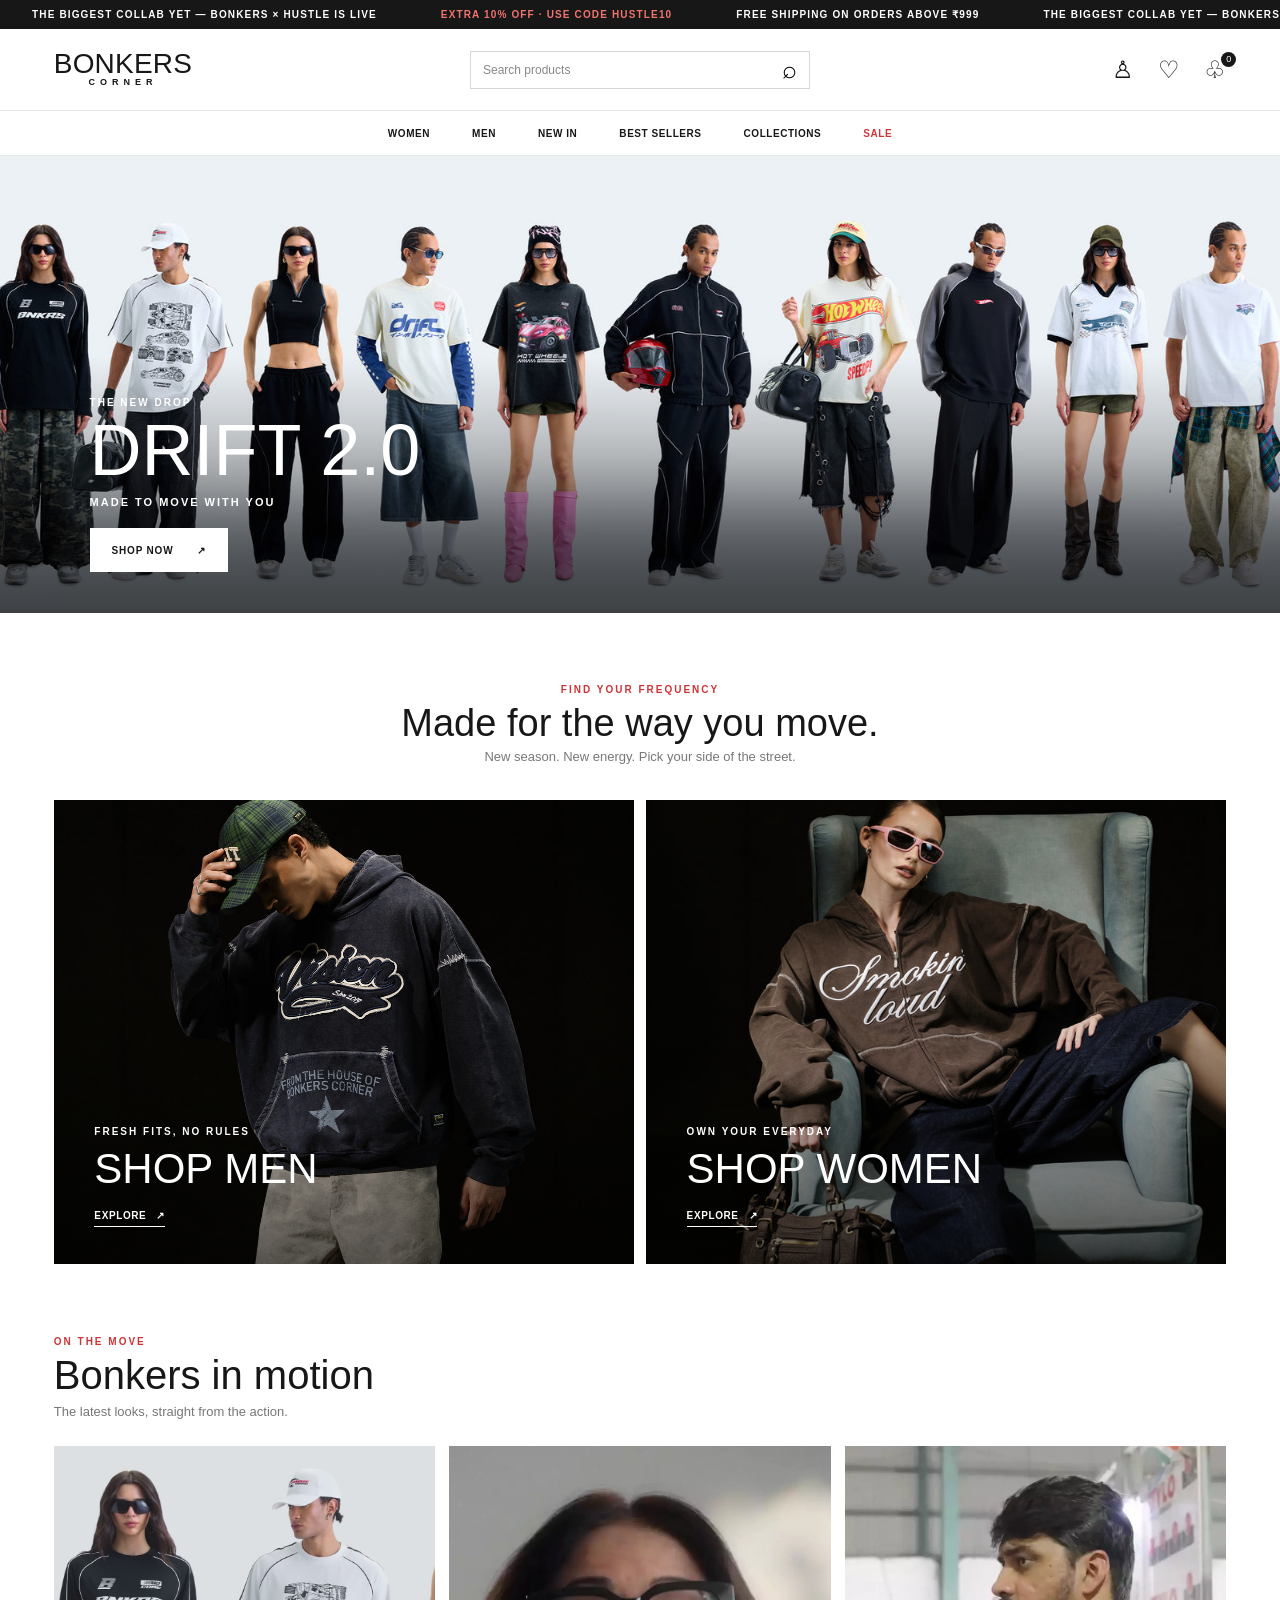
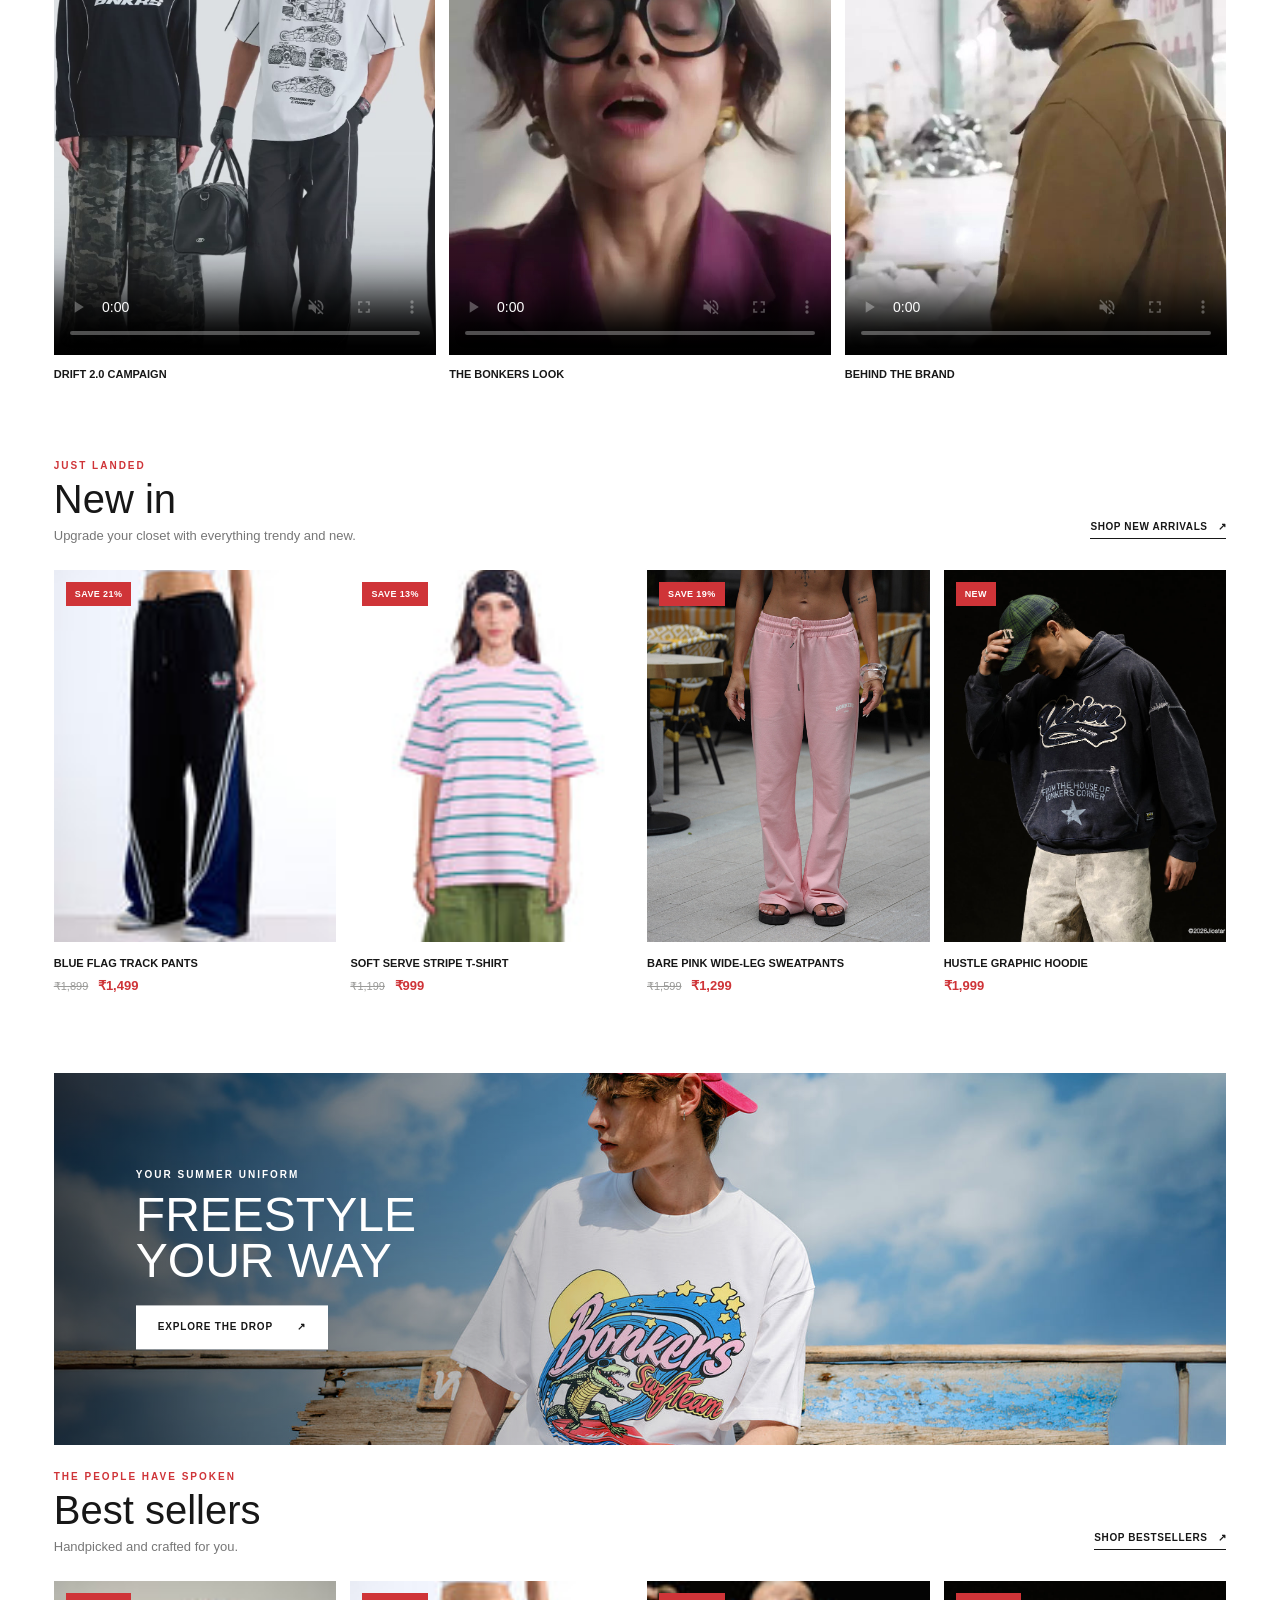
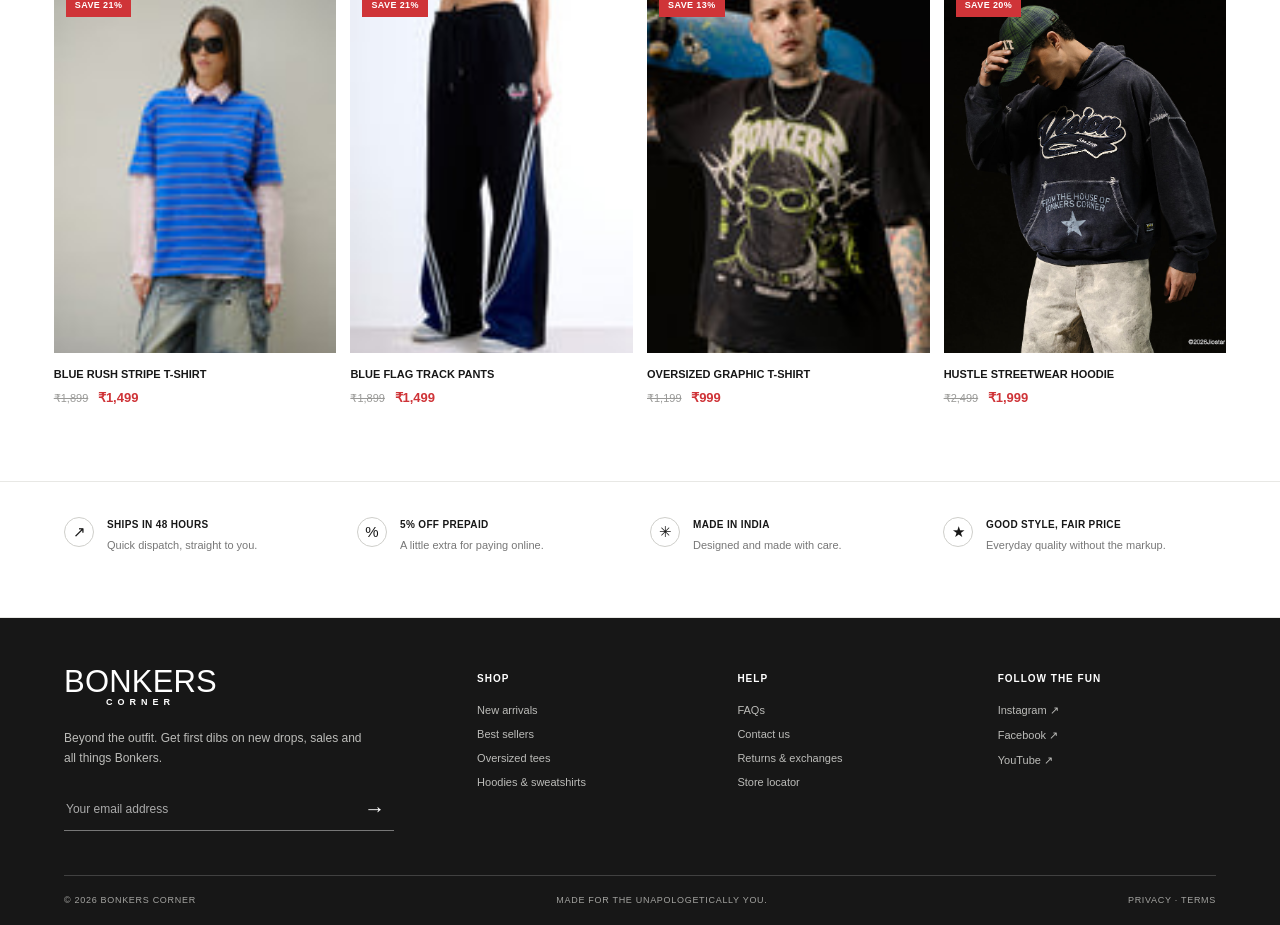
<file: index.html>
<!DOCTYPE html>
<html lang="en">
<head>
    <meta charset="UTF-8">
    <meta name="viewport" content="width=device-width, initial-scale=1.0">
    <meta name="theme-color" content="#f7f7f5">
    <title>Bonkers Corner | Streetwear for Everyone</title>
    <link rel="stylesheet" href="style.css">
</head>
<body>
    <div class="announcement">
        <div class="announcement-track">
            <span>THE BIGGEST COLLAB YET — BONKERS × HUSTLE IS LIVE</span>
            <span>EXTRA 10% OFF · USE CODE HUSTLE10</span>
            <span>FREE SHIPPING ON ORDERS ABOVE ₹999</span>
            <span>THE BIGGEST COLLAB YET — BONKERS × HUSTLE IS LIVE</span>
            <span>EXTRA 10% OFF · USE CODE HUSTLE10</span>
            <span>FREE SHIPPING ON ORDERS ABOVE ₹999</span>
        </div>
    </div>

    <header class="site-header">
        <a class="wordmark" href="#top" aria-label="Bonkers Corner home">BONKERS<span>CORNER</span></a>
        <form class="search" action="https://www.bonkerscorner.com/search" method="get">
            <label class="visually-hidden" for="search">Search Bonkers Corner</label>
            <input id="search" type="search" name="q" placeholder="Search products">
            <button type="submit" aria-label="Submit search">⌕</button>
        </form>
        <div class="header-actions">
            <a href="https://www.bonkerscorner.com/account/login" aria-label="Account">♙</a>
            <a href="https://www.bonkerscorner.com/apps/advanced-wishlist" aria-label="Wishlist">♡</a>
            <a href="https://www.bonkerscorner.com/cart" aria-label="Shopping bag">♧ <span class="bag-count">0</span></a>
        </div>
    </header>

    <nav class="main-nav" aria-label="Main navigation">
        <a href="https://www.bonkerscorner.com/collections/womens-new-arrivals">WOMEN</a>
        <a href="https://www.bonkerscorner.com/collections/mens-new-arrivals">MEN</a>
        <a href="#new-in">NEW IN</a>
        <a href="#best-sellers">BEST SELLERS</a>
        <a href="#campaigns">COLLECTIONS</a>
        <a class="sale-link" href="#best-sellers">SALE</a>
    </nav>

    <main id="top">
        <a class="hero" href="https://www.bonkerscorner.com/collections/drift-collection" aria-label="Shop the Drift 2.0 collection">
                        <picture class="hero-media">
                            <img src="images/drift_2.0_main_banner_1600x_crop_center.jpg.jpeg" alt="Bonkers Corner Drift 2.0 collection campaign">
            </picture>
            <span class="hero-copy">
                <span class="eyebrow">THE NEW DROP</span>
                <strong>DRIFT 2.0</strong>
                <span class="hero-tagline">MADE TO MOVE WITH YOU</span>
                <span class="button button-light">SHOP NOW <span aria-hidden="true">↗</span></span>
            </span>
        </a>

        <section class="feature-intro" id="campaigns">
            <p class="eyebrow">FIND YOUR FREQUENCY</p>
            <h1>Made for the way you move.</h1>
            <p>New season. New energy. Pick your side of the street.</p>
        </section>

        <section class="campaign-grid" aria-label="Shop by collection">
            <a class="campaign campaign-men" href="https://www.bonkerscorner.com/collections/mens-new-arrivals">
                <img src="images/hustle_mens_f11234b9-770a-434b-a9c7-8fea0da65fa7_1125x_crop_center.jpg.jpeg" alt="Bonkers Corner men's streetwear">
                <span class="campaign-copy"><span class="eyebrow">FRESH FITS, NO RULES</span><strong>SHOP MEN</strong><span class="text-link">EXPLORE <span aria-hidden="true">↗</span></span></span>
            </a>
            <a class="campaign campaign-women" href="https://www.bonkerscorner.com/collections/womens-new-arrivals">
                <img src="images/hustle_womens_3b47fd73-9c01-44fb-bb9f-001e75a2fac5_750x_crop_center.jpg.jpeg" alt="Bonkers Corner women's streetwear">
                <span class="campaign-copy"><span class="eyebrow">OWN YOUR EVERYDAY</span><strong>SHOP WOMEN</strong><span class="text-link">EXPLORE <span aria-hidden="true">↗</span></span></span>
            </a>
        </section>

        <section class="video-section" aria-labelledby="video-heading">
            <div class="section-heading">
                <div>
                    <p class="eyebrow">ON THE MOVE</p>
                    <h2 id="video-heading">Bonkers in motion</h2>
                    <p class="section-note">The latest looks, straight from the action.</p>
                </div>
            </div>
            <div class="video-grid">
                <article class="video-card">
                    <video autoplay muted loop controls playsinline preload="auto" poster="images/482bb2f29e22476481a2ab5cf8d123f3.thumbnail.0000000000_1600x.jpg.jpeg" aria-label="Play the Drift 2.0 campaign video">
                        <source src="videos/482bb2f29e22476481a2ab5cf8d123f3.HD-1080p-7.2Mbps-77807534 (1).mp4" type="video/mp4">
                        Your browser does not support HTML video.
                    </video>
                    <h3>DRIFT 2.0 CAMPAIGN</h3>
                </article>
                <article class="video-card">
                    <video autoplay muted loop controls playsinline preload="auto" poster="images/poster_0c8956a6-d3dc-43b0-bfbf-e7d941f7ea82.webp.jpeg" aria-label="Play the Bonkers style clip">
                        <source src="videos/tn_0c8956a6-d3dc-43b0-bfbf-e7d941f7ea82.mp4" type="video/mp4">
                        Your browser does not support HTML video.
                    </video>
                    <h3>THE BONKERS LOOK</h3>
                </article>
                <article class="video-card">
                    <video autoplay muted loop controls playsinline preload="auto" poster="images/poster_e3471912-5c84-4da4-b6e7-a403713307d9.webp.jpeg" aria-label="Play the behind-the-scenes clip">
                        <source src="videos/tn_e3471912-5c84-4da4-b6e7-a403713307d9.mp4" type="video/mp4">
                        Your browser does not support HTML video.
                    </video>
                    <h3>BEHIND THE BRAND</h3>
                </article>
            </div>
        </section>

        <section class="product-section" id="new-in">
            <div class="section-heading">
                <div><p class="eyebrow">JUST LANDED</p><h2>New in</h2><p class="section-note">Upgrade your closet with everything trendy and new.</p></div>
                <a class="text-link" href="https://www.bonkerscorner.com/collections/new-arrivals">SHOP NEW ARRIVALS <span aria-hidden="true">↗</span></a>
            </div>
            <div class="product-grid">
                <article class="product-card">
                    <a class="product-image" href="https://www.bonkerscorner.com/products/terrain-tape-track-pants-1"><img src="images/BlueFlagTrackPants_3.jpg.jpeg" alt="Blue Flag Track Pants"><span class="discount">SAVE 21%</span></a>
                    <a class="product-name" href="https://www.bonkerscorner.com/products/terrain-tape-track-pants-1">BLUE FLAG TRACK PANTS</a><p class="price"><del>₹1,899</del> ₹1,499</p>
                </article>
                <article class="product-card">
                    <a class="product-image" href="https://www.bonkerscorner.com/products/pink-whimsy-tube-dress"><img src="images/SoftServeStripeOversizedT-shirt_1.jpg.jpeg" alt="Soft Serve Stripe Oversized T-shirt"><span class="discount">SAVE 13%</span></a>
                    <a class="product-name" href="https://www.bonkerscorner.com/products/pink-whimsy-tube-dress">SOFT SERVE STRIPE T-SHIRT</a><p class="price"><del>₹1,199</del> ₹999</p>
                </article>
                <article class="product-card">
                    <a class="product-image" href="https://www.bonkerscorner.com/products/grey-relaxed-joggers"><img src="images/BarePinkWide-LegSweatpants_7_f3bdfb58-9c00-4b27-a18d-e1548864e303.jpg.jpeg" alt="Bare Pink Wide-Leg Sweatpants"><span class="discount">SAVE 19%</span></a>
                    <a class="product-name" href="https://www.bonkerscorner.com/products/grey-relaxed-joggers">BARE PINK WIDE-LEG SWEATPANTS</a><p class="price"><del>₹1,599</del> ₹1,299</p>
                </article>
                <article class="product-card">
                    <a class="product-image" href="https://www.bonkerscorner.com/collections/hustle"><img src="images/hustle_mens_f11234b9-770a-434b-a9c7-8fea0da65fa7_1125x_crop_center.jpg.jpeg" alt="Hustle graphic hoodie"><span class="discount">NEW</span></a>
                    <a class="product-name" href="https://www.bonkerscorner.com/collections/hustle">HUSTLE GRAPHIC HOODIE</a><p class="price">₹1,999</p>
                </article>
            </div>
        </section>

        <a class="wide-campaign" href="https://www.bonkerscorner.com/collections/freestyle">
            <img src="images/summer_4th_banner_web_jpg_1600x_crop_center.jpg.jpeg" alt="Bonkers Corner Freestyle summer collection">
            <span class="wide-copy"><span class="eyebrow">YOUR SUMMER UNIFORM</span><strong>FREESTYLE<br>YOUR WAY</strong><span class="button button-light">EXPLORE THE DROP <span aria-hidden="true">↗</span></span></span>
        </a>

        <section class="product-section best-sellers" id="best-sellers">
            <div class="section-heading">
                <div><p class="eyebrow">THE PEOPLE HAVE SPOKEN</p><h2>Best sellers</h2><p class="section-note">Handpicked and crafted for you.</p></div>
                <a class="text-link" href="https://www.bonkerscorner.com/collections/best-sellers">SHOP BESTSELLERS <span aria-hidden="true">↗</span></a>
            </div>
            <div class="product-grid">
                <article class="product-card">
                    <a class="product-image" href="https://www.bonkerscorner.com/products/soft-pink-relaxed-fit-shirt"><img src="images/BlueRushStripeOversizedT-shirt_2_5e60b37c-3bc7-416d-ba22-dd769cae8626.jpg.jpeg" alt="Blue Rush Stripe Oversized T-shirt"><span class="discount">SAVE 21%</span></a>
                    <a class="product-name" href="https://www.bonkerscorner.com/products/soft-pink-relaxed-fit-shirt">BLUE RUSH STRIPE T-SHIRT</a><p class="price"><del>₹1,899</del> ₹1,499</p>
                </article>
                <article class="product-card">
                    <a class="product-image" href="https://www.bonkerscorner.com/products/terrain-tape-track-pants-1"><img src="images/BlueFlagTrackPants_3.jpg.jpeg" alt="Blue Flag Track Pants"><span class="discount">SAVE 21%</span></a>
                    <a class="product-name" href="https://www.bonkerscorner.com/products/terrain-tape-track-pants-1">BLUE FLAG TRACK PANTS</a><p class="price"><del>₹1,899</del> ₹1,499</p>
                </article>
                <article class="product-card">
                    <a class="product-image" href="https://www.bonkerscorner.com/products/pink-whimsy-tube-dress"><img src="images/Alpha_Size_Oversized_T-shirt_10.jpg.jpeg" alt="Bonkers oversized graphic T-shirt"><span class="discount">SAVE 13%</span></a>
                    <a class="product-name" href="https://www.bonkerscorner.com/products/pink-whimsy-tube-dress">OVERSIZED GRAPHIC T-SHIRT</a><p class="price"><del>₹1,199</del> ₹999</p>
                </article>
                <article class="product-card">
                    <a class="product-image" href="https://www.bonkerscorner.com/collections/hustle"><img src="images/hustle_mens_f11234b9-770a-434b-a9c7-8fea0da65fa7_1125x_crop_center.jpg.jpeg" alt="Hustle streetwear hoodie"><span class="discount">SAVE 20%</span></a>
                    <a class="product-name" href="https://www.bonkerscorner.com/collections/hustle">HUSTLE STREETWEAR HOODIE</a><p class="price"><del>₹2,499</del> ₹1,999</p>
                </article>
            </div>
        </section>

        <section class="service-strip" aria-label="Bonkers Corner services">
            <div><span class="service-icon">↗</span><h3>SHIPS IN 48 HOURS</h3><p>Quick dispatch, straight to you.</p></div>
            <div><span class="service-icon">%</span><h3>5% OFF PREPAID</h3><p>A little extra for paying online.</p></div>
            <div><span class="service-icon">✳</span><h3>MADE IN INDIA</h3><p>Designed and made with care.</p></div>
            <div><span class="service-icon">★</span><h3>GOOD STYLE, FAIR PRICE</h3><p>Everyday quality without the markup.</p></div>
        </section>
    </main>

    <footer class="site-footer">
        <div class="footer-main">
            <div class="footer-signup"><a class="wordmark footer-mark" href="#top">BONKERS<span>CORNER</span></a><p>Beyond the outfit. Get first dibs on new drops, sales and all things Bonkers.</p><form action="#" method="get"><label class="visually-hidden" for="email">Email address</label><input id="email" type="email" placeholder="Your email address"><button type="submit" aria-label="Subscribe">→</button></form></div>
            <div class="footer-column"><h2>SHOP</h2><a href="https://www.bonkerscorner.com/collections/new-arrivals">New arrivals</a><a href="https://www.bonkerscorner.com/collections/best-sellers">Best sellers</a><a href="https://www.bonkerscorner.com/collections/oversized-t-shirt-men">Oversized tees</a><a href="https://www.bonkerscorner.com/collections/sweatshirts-hoodies">Hoodies & sweatshirts</a></div>
            <div class="footer-column"><h2>HELP</h2><a href="https://www.bonkerscorner.com/pages/faq">FAQs</a><a href="https://www.bonkerscorner.com/pages/get-in-touch">Contact us</a><a href="https://www.bonkerscorner.com/pages/return-exchange-policy">Returns & exchanges</a><a href="https://www.bonkerscorner.com/pages/store-locator">Store locator</a></div>
            <div class="footer-column"><h2>FOLLOW THE FUN</h2><a href="https://www.instagram.com/bonkers.corner/">Instagram ↗</a><a href="https://www.facebook.com/TeamBonkerscorner">Facebook ↗</a><a href="https://www.youtube.com/@bonkerscorner">YouTube ↗</a></div>
        </div>
        <div class="footer-bottom"><span>© 2026 BONKERS CORNER</span><span>MADE FOR THE UNAPOLOGETICALLY YOU.</span><a href="https://www.bonkerscorner.com/policies/privacy-policy">PRIVACY · TERMS</a></div>
    </footer>
</body>
</html>
</file>
<file: style.css>
* { box-sizing: border-box; }

:root {
    color-scheme: light;
    --ink: #171717;
    --muted: #777;
    --line: #e8e8e5;
    --paper: #fff;
    --soft: #f4f4f1;
    --red: #cf3438;
    --display: Impact, "Arial Narrow", sans-serif;
    --body: "Trebuchet MS", Arial, sans-serif;
}

/* Makes padding and borders part of an element's declared size. */
* {
    box-sizing: border-box;
}

:root {
    color-scheme: light;
    --ink: #171717;
    --muted: #777;
    --line: #e8e8e5;
    --paper: #fff;
    --soft: #f4f4f1;
    --red: #cf3438;
    --display: Impact, "Arial Narrow", sans-serif;
    --body: "Trebuchet MS", Arial, sans-serif;
}

html {
    scroll-behavior: smooth;
}

body {
    margin: 0;
    color: var(--ink);
    background: var(--paper);
    font-family: var(--body);
}

a {
    color: inherit;
    text-decoration: none;
}

img {
    display: block;
    width: 100%;
}

button,
input {
    font: inherit;
}

button,
a {
    -webkit-tap-highlight-color: transparent;
}

/* Hides a label visually while keeping it available to screen readers. */
.visually-hidden {
    position: absolute;
    width: 1px;
    height: 1px;
    padding: 0;
    margin: -1px;
    overflow: hidden;
    clip: rect(0, 0, 0, 0);
    white-space: nowrap;
    border: 0;
}

.announcement {
    height: 29px;
    overflow: hidden;
    color: #fff;
    background: var(--ink);
}

.announcement-track {
    display: flex;
    align-items: center;
    width: max-content;
    height: 100%;
    animation: ticker 34s linear infinite;
}

.announcement-track span {
    padding: 0 32px;
    font-size: 10px;
    font-weight: 700;
    letter-spacing: 1.15px;
    white-space: nowrap;
}

.announcement-track span:nth-child(3n + 2) {
    color: #f2746f;
}

/* Moves the repeated announcement text continuously across the page. */
@keyframes ticker {
    to {
        transform: translateX(-50%);
    }
}

.site-header {
    min-height: 82px;
    display: grid;
    grid-template-columns: 1fr minmax(220px, 340px) 1fr;
    align-items: center;
    gap: 28px;
    padding: 12px 4.2%;
    border-bottom: 1px solid var(--line);
}

.wordmark {
    width: max-content;
    font-family: var(--display);
    font-size: 28px;
    line-height: .78;
    letter-spacing: .2px;
}

.wordmark span {
    display: block;
    margin-top: 5px;
    font-family: var(--body);
    font-size: 9px;
    font-weight: 700;
    letter-spacing: 5px;
    text-align: center;
}

.search {
    display: flex;
    height: 38px;
    border: 1px solid #d8d8d5;
}

.search input {
    width: 100%;
    min-width: 0;
    padding: 0 12px;
    border: 0;
    outline: 0;
    background: transparent;
    font-size: 12px;
}

.search input::placeholder {
    color: #888;
}

.search button {
    width: 42px;
    border: 0;
    background: transparent;
    cursor: pointer;
    font-size: 25px;
    line-height: 1;
}

.header-actions {
    display: flex;
    justify-content: flex-end;
    align-items: center;
    gap: 24px;
}

.header-actions a {
    position: relative;
    font-family: Arial, sans-serif;
    font-size: 24px;
    line-height: 1;
}

.bag-count {
    position: absolute;
    top: -6px;
    right: -10px;
    display: grid;
    width: 15px;
    height: 15px;
    place-items: center;
    border-radius: 50%;
    background: var(--ink);
    color: #fff;
    font: 9px var(--body);
}

.main-nav {
    min-height: 45px;
    display: flex;
    justify-content: center;
    align-items: center;
    gap: 42px;
    padding: 0 20px;
    border-bottom: 1px solid var(--line);
}

.main-nav a {
    font-size: 10px;
    font-weight: 700;
    letter-spacing: .55px;
    transition: color .18s ease;
}

.main-nav a:hover,
.text-link:hover {
    color: var(--red);
}

.main-nav .sale-link {
    color: var(--red);
}

.hero {
    position: relative;
    display: block;
    overflow: hidden;
    aspect-ratio: 2.8 / 1;
    min-height: 360px;
    background: #e9edf0;
    color: #fff;
}

/* Adds a dark fade behind the text so it stays readable over the photo. */
.hero::after {
    position: absolute;
    inset: 25% 0 0;
    content: "";
    background: linear-gradient(0deg, rgba(0, 0, 0, .58), transparent 75%);
}

.hero-media,
.hero-media img {
    position: absolute;
    inset: 0;
    width: 100%;
    height: 100%;
}

.hero-media img {
    object-fit: cover;
    object-position: center;
}

.hero-copy {
    position: absolute;
    z-index: 1;
    left: 7%;
    bottom: 9%;
    display: flex;
    flex-direction: column;
    align-items: flex-start;
}

.eyebrow {
    margin: 0;
    font-size: 10px;
    font-weight: 700;
    letter-spacing: 2px;
}

.hero-copy strong {
    margin: 8px 0 0;
    font-family: var(--display);
    font-size: 72px;
    font-weight: 400;
    line-height: .95;
}

.hero-tagline {
    margin-top: 12px;
    font-size: 11px;
    font-weight: 700;
    letter-spacing: 2px;
}

.button {
    display: inline-flex;
    align-items: center;
    justify-content: center;
    gap: 24px;
    min-height: 44px;
    padding: 0 22px;
    font-size: 10px;
    font-weight: 700;
    letter-spacing: .8px;
    transition: background .18s ease, color .18s ease;
}

.button-light {
    margin-top: 20px;
    color: var(--ink);
    background: #fff;
}

.button-light:hover {
    color: #fff;
    background: var(--red);
}

.feature-intro {
    padding: 71px 20px 36px;
    text-align: center;
}

.feature-intro .eyebrow,
.section-heading .eyebrow {
    color: var(--red);
}

.feature-intro h1,
.section-heading h2 {
    margin: 9px 0 7px;
    font-family: var(--display);
    font-size: 38px;
    font-weight: 400;
    line-height: 1;
}

.feature-intro > p:last-child,
.section-note {
    margin: 0;
    color: var(--muted);
    font-size: 13px;
}

.campaign-grid {
    display: grid;
    grid-template-columns: repeat(2, minmax(0, 1fr));
    gap: 12px;
    padding: 0 4.2%;
}

.campaign {
    position: relative;
    display: block;
    overflow: hidden;
    aspect-ratio: 1.25 / 1;
    background: var(--soft);
    color: #fff;
}

/* Fades the bottom of each campaign image behind its white caption. */
.campaign::after {
    position: absolute;
    inset: 25% 0 0;
    content: "";
    background: linear-gradient(0deg, rgba(0, 0, 0, .62), transparent 85%);
}

.campaign img {
    width: 100%;
    height: 100%;
    object-fit: cover;
    transition: transform .55s cubic-bezier(.2, .7, .25, 1);
}

.campaign:hover img,
.wide-campaign:hover img {
    transform: scale(1.035);
}

.campaign-copy {
    position: absolute;
    z-index: 1;
    left: 7%;
    bottom: 8%;
    display: flex;
    flex-direction: column;
    align-items: flex-start;
}

.campaign-copy strong {
    margin: 8px 0 17px;
    font-family: var(--display);
    font-size: 42px;
    font-weight: 400;
}

.text-link {
    display: inline-flex;
    align-items: center;
    gap: 10px;
    width: max-content;
    font-size: 10px;
    font-weight: 700;
    letter-spacing: .6px;
    transition: color .18s ease;
}

.campaign .text-link {
    padding-bottom: 5px;
    border-bottom: 1px solid currentColor;
}

.video-section {
    max-width: 1600px;
    margin: 0 auto;
    padding: 72px 4.2% 0;
}

.video-grid {
    display: grid;
    grid-template-columns: repeat(3, minmax(0, 1fr));
    gap: 14px;
}

.video-card {
    min-width: 0;
}

.video-card video {
    display: block;
    width: 100%;
    aspect-ratio: .75 / 1;
    object-fit: cover;
    background: #f0f0ee;
}

.video-card h3 {
    margin: 13px 0 0;
    font-size: 11px;
    font-weight: 700;
}

.product-section {
    max-width: 1600px;
    margin: 0 auto;
    padding: 80px 4.2% 76px;
}

.section-heading {
    display: flex;
    justify-content: space-between;
    align-items: flex-end;
    gap: 24px;
    margin-bottom: 27px;
}

.section-heading .text-link {
    margin-bottom: 4px;
    padding-bottom: 6px;
    border-bottom: 1px solid var(--ink);
}

.section-heading h2 {
    margin-top: 8px;
    font-size: 40px;
}

.section-note {
    margin-top: 9px;
}

.product-grid {
    display: grid;
    grid-template-columns: repeat(4, minmax(0, 1fr));
    gap: 14px;
}

.product-card {
    min-width: 0;
}

.product-image {
    position: relative;
    display: block;
    overflow: hidden;
    aspect-ratio: .76 / 1;
    background: #f0f0ee;
}

.product-image img {
    width: 100%;
    height: 100%;
    object-fit: cover;
    transition: transform .45s cubic-bezier(.2, .7, .25, 1);
}

.product-image:hover img {
    transform: scale(1.04);
}

.discount {
    position: absolute;
    top: 12px;
    left: 12px;
    padding: 7px 9px;
    color: #fff;
    background: var(--red);
    font-size: 9px;
    font-weight: 700;
    letter-spacing: .4px;
}

.product-name {
    display: block;
    overflow: hidden;
    margin-top: 14px;
    font-size: 11px;
    font-weight: 700;
    line-height: 1.4;
    text-overflow: ellipsis;
    white-space: nowrap;
}

.price {
    margin: 7px 0 0;
    color: var(--red);
    font-size: 13px;
    font-weight: 700;
}

.price del {
    margin-right: 6px;
    color: #9a9a98;
    font-size: 11px;
    font-weight: 400;
}

.best-sellers {
    padding-top: 26px;
}

.wide-campaign {
    position: relative;
    display: block;
    overflow: hidden;
    aspect-ratio: 3.15 / 1;
    margin: 4px 4.2% 0;
    color: #fff;
    background: #333;
}

.wide-campaign::after {
    position: absolute;
    inset: 0;
    content: "";
    background: linear-gradient(90deg, rgba(0, 0, 0, .56), transparent 65%);
}

.wide-campaign img {
    width: 100%;
    height: 100%;
    object-fit: cover;
    transition: transform .55s cubic-bezier(.2, .7, .25, 1);
}

.wide-copy {
    position: absolute;
    z-index: 1;
    top: 50%;
    left: 7%;
    display: flex;
    flex-direction: column;
    align-items: flex-start;
    transform: translateY(-50%);
}

.wide-copy strong {
    margin-top: 12px;
    font-family: var(--display);
    font-size: 48px;
    font-weight: 400;
    line-height: .95;
}

.wide-copy .button {
    margin-top: 21px;
}

.service-strip {
    display: grid;
    grid-template-columns: repeat(4, minmax(0, 1fr));
    gap: 20px;
    padding: 35px 5%;
    border-top: 1px solid var(--line);
    border-bottom: 1px solid var(--line);
}

.service-strip > div {
    position: relative;
    min-height: 65px;
    padding-left: 43px;
}

.service-icon {
    position: absolute;
    top: 0;
    left: 0;
    display: grid;
    width: 30px;
    height: 30px;
    place-items: center;
    border: 1px solid #cfcfcb;
    border-radius: 50%;
    font-size: 15px;
}

.service-strip h3 {
    margin: 2px 0 7px;
    font-size: 10px;
    letter-spacing: .35px;
}

.service-strip p {
    margin: 0;
    color: var(--muted);
    font-size: 11px;
    line-height: 1.5;
}

.site-footer {
    padding: 52px 5% 20px;
    color: #fff;
    background: #171717;
}

.footer-main {
    display: grid;
    grid-template-columns: 1.7fr 1fr 1fr 1fr;
    gap: 42px;
    max-width: 1500px;
    margin: 0 auto 44px;
}

.footer-mark {
    display: block;
    font-size: 31px;
}

.footer-signup > p {
    max-width: 310px;
    margin: 22px 0 20px;
    color: #bcbcb9;
    font-size: 12px;
    line-height: 1.7;
}

.footer-signup form {
    display: flex;
    max-width: 330px;
    height: 42px;
    border-bottom: 1px solid #777;
}

.footer-signup input {
    width: 100%;
    min-width: 0;
    border: 0;
    outline: 0;
    color: #fff;
    background: transparent;
    font-size: 12px;
}

.footer-signup input::placeholder {
    color: #aaa;
}

.footer-signup button {
    width: 42px;
    border: 0;
    color: #fff;
    background: transparent;
    cursor: pointer;
    font-size: 21px;
}

.footer-column {
    display: flex;
    flex-direction: column;
    align-items: flex-start;
    gap: 12px;
}

.footer-column h2 {
    margin: 3px 0 8px;
    font-size: 10px;
    letter-spacing: 1px;
}

.footer-column a {
    color: #bcbcb9;
    font-size: 11px;
    transition: color .18s ease;
}

.footer-column a:hover {
    color: #fff;
}

.footer-bottom {
    display: flex;
    justify-content: space-between;
    gap: 20px;
    padding-top: 19px;
    border-top: 1px solid #414141;
    color: #a4a4a1;
    font-size: 9px;
    letter-spacing: .7px;
}

/* Tablet layout changes. */
@media (max-width: 900px) {
    .site-header {
        grid-template-columns: 1fr minmax(180px, 280px) 1fr;
        gap: 16px;
        padding-right: 3%;
        padding-left: 3%;
    }

    .main-nav {
        justify-content: flex-start;
        gap: 30px;
        overflow-x: auto;
        white-space: nowrap;
    }

    .campaign-grid {
        padding-right: 3%;
        padding-left: 3%;
    }

    .video-section {
        padding-right: 3%;
        padding-left: 3%;
    }

    .product-section {
        padding-right: 3%;
        padding-left: 3%;
    }

    .wide-campaign {
        margin-right: 3%;
        margin-left: 3%;
    }

    .product-grid {
        gap: 11px;
    }

    .service-strip {
        grid-template-columns: repeat(2, minmax(0, 1fr));
        row-gap: 26px;
    }

    .footer-main {
        grid-template-columns: 1.5fr 1fr 1fr;
        gap: 32px;
    }

    .footer-signup {
        grid-column: 1 / -1;
    }
}

/* Mobile layout changes. */
@media (max-width: 680px) {
    .announcement {
        height: 27px;
    }

    .announcement-track span {
        padding: 0 20px;
        font-size: 9px;
    }

    .site-header {
        min-height: 67px;
        grid-template-columns: 1fr auto;
        gap: 12px;
        padding: 10px 16px;
    }

    .wordmark {
        font-size: 24px;
    }

    .wordmark span {
        font-size: 8px;
    }

    .search {
        display: none;
    }

    .header-actions {
        gap: 18px;
    }

    .header-actions a {
        font-size: 21px;
    }

    .main-nav {
        min-height: 40px;
        gap: 25px;
        padding: 0 16px;
    }

    .main-nav a {
        font-size: 9px;
    }

    .hero {
        min-height: 0;
        aspect-ratio: .68 / 1;
    }

    .hero-media img {
        object-position: center 37%;
    }

    .hero::after {
        inset: 35% 0 0;
        background: linear-gradient(0deg, rgba(0, 0, 0, .64), transparent 85%);
    }

    .hero-copy {
        left: 6%;
        bottom: 7%;
    }

    .hero-copy strong {
        font-size: 52px;
    }

    .hero-tagline {
        font-size: 9px;
    }

    .button {
        min-height: 40px;
        padding: 0 16px;
        font-size: 9px;
    }

    .feature-intro {
        padding: 49px 20px 25px;
    }

    .feature-intro h1 {
        max-width: 300px;
        margin: 10px auto 8px;
        font-size: 32px;
        line-height: 1.03;
    }

    .feature-intro > p:last-child {
        font-size: 12px;
    }

    .campaign-grid {
        grid-template-columns: 1fr;
        gap: 10px;
        padding: 0 14px;
    }

    .campaign {
        aspect-ratio: 1.18 / 1;
    }

    .video-section {
        padding: 53px 14px 0;
    }

    .video-grid {
        grid-template-columns: repeat(2, minmax(0, 1fr));
        gap: 20px 9px;
    }

    .video-card h3 {
        margin-top: 10px;
        font-size: 9px;
    }

    .campaign-copy strong {
        font-size: 38px;
    }

    .product-section {
        padding: 53px 14px 49px;
    }

    .section-heading {
        align-items: flex-end;
        gap: 8px;
        margin-bottom: 20px;
    }

    .section-heading h2 {
        font-size: 33px;
    }

    .section-heading .eyebrow {
        font-size: 8px;
        letter-spacing: 1.5px;
    }

    .section-note {
        max-width: 205px;
        font-size: 11px;
        line-height: 1.4;
    }

    .section-heading .text-link {
        gap: 4px;
        margin-bottom: 2px;
        font-size: 8px;
        white-space: nowrap;
    }

    .product-grid {
        grid-template-columns: repeat(2, minmax(0, 1fr));
        gap: 25px 9px;
    }

    .product-image {
        aspect-ratio: .72 / 1;
    }

    .discount {
        top: 8px;
        left: 8px;
        padding: 6px 7px;
        font-size: 8px;
    }

    .product-name {
        margin-top: 10px;
        font-size: 9px;
    }

    .price {
        margin-top: 6px;
        font-size: 12px;
    }

    .price del {
        font-size: 10px;
    }

    .wide-campaign {
        aspect-ratio: .92 / 1;
        margin: 0 14px;
    }

    .wide-campaign img {
        object-position: 58% center;
    }

    .wide-campaign::after {
        background: linear-gradient(0deg, rgba(0, 0, 0, .62), transparent 85%);
    }

    .wide-copy {
        top: auto;
        bottom: 7%;
        left: 7%;
        transform: none;
    }

    .wide-copy strong {
        font-size: 42px;
    }

    .best-sellers {
        padding-top: 49px;
    }

    .service-strip {
        gap: 22px 10px;
        padding: 27px 17px;
    }

    .service-strip > div {
        min-height: 58px;
        padding-left: 35px;
    }

    .service-icon {
        width: 26px;
        height: 26px;
        font-size: 13px;
    }

    .service-strip h3 {
        font-size: 8px;
    }

    .service-strip p {
        font-size: 9px;
    }

    .site-footer {
        padding: 40px 18px 18px;
    }

    .footer-main {
        grid-template-columns: repeat(2, minmax(0, 1fr));
        gap: 30px 20px;
    }

    .footer-signup {
        grid-column: 1 / -1;
    }

    .footer-signup > p {
        margin: 17px 0 14px;
    }

    .footer-column {
        gap: 10px;
    }

    .footer-column h2 {
        margin-bottom: 5px;
        font-size: 9px;
    }

    .footer-column a {
        font-size: 10px;
    }

    .footer-bottom {
        flex-wrap: wrap;
        gap: 12px;
        font-size: 8px;
    }

    .footer-bottom span:nth-child(2) {
        display: none;
    }
}

@media (prefers-reduced-motion: reduce) {
    *,
    *::before,
    *::after {
        scroll-behavior: auto !important;
        animation-duration: .01ms !important;
        animation-iteration-count: 1 !important;
        transition-duration: .01ms !important;
    }
}
</file>
